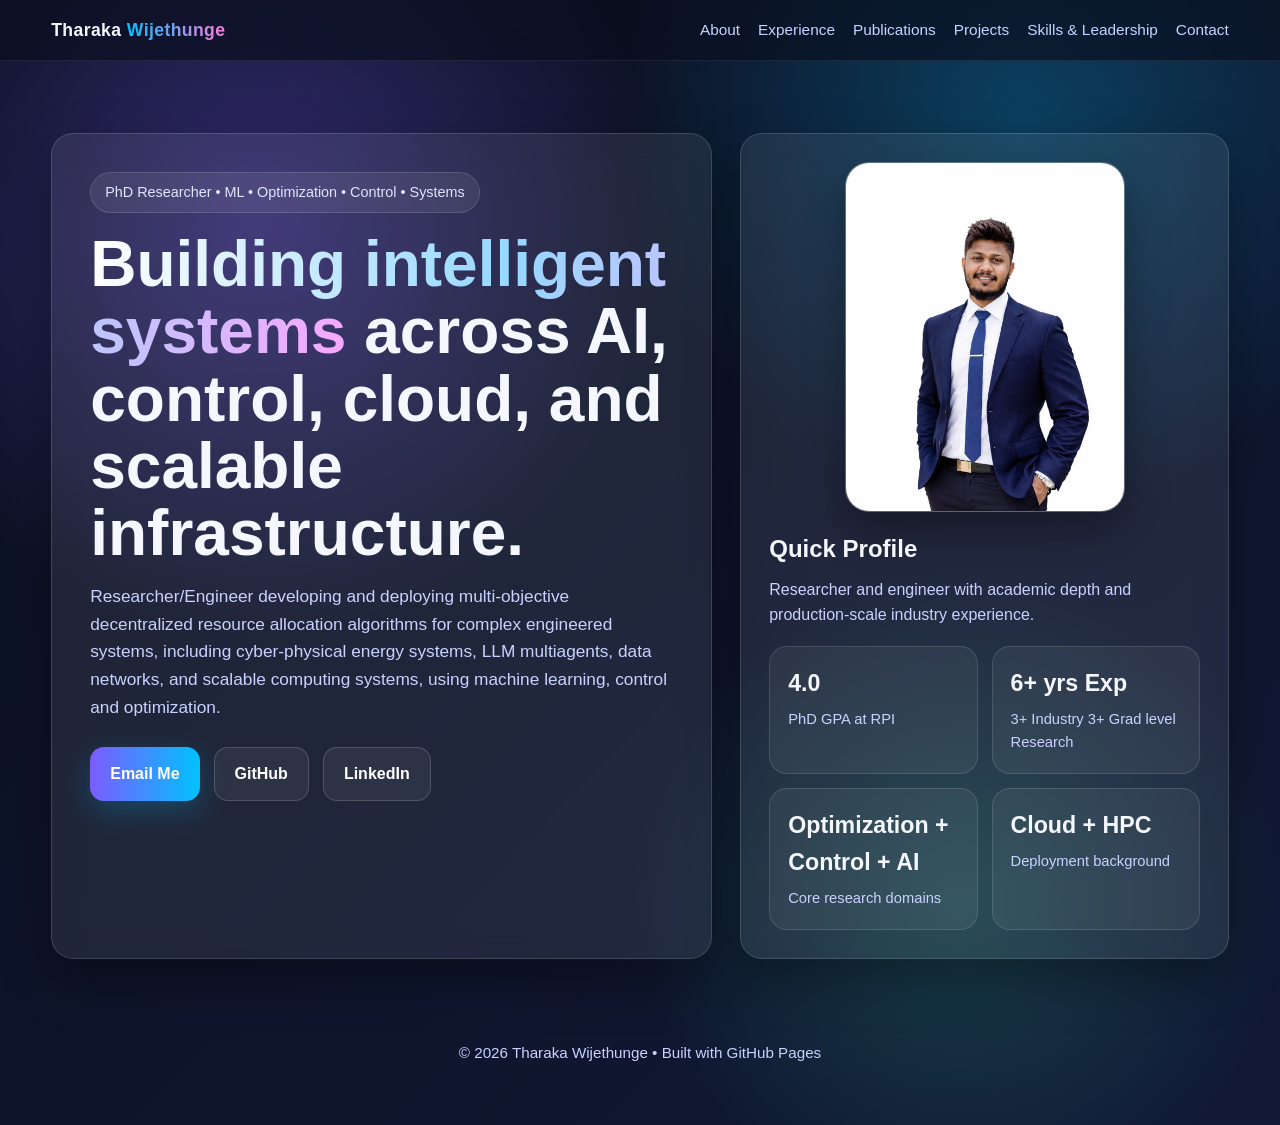
<file: index.html>
<!DOCTYPE html>
<html lang="en">
<head>
  <meta charset="UTF-8" />
  <meta name="viewport" content="width=device-width, initial-scale=1.0" />
  <title>Tharaka Wijethunge | PhD Researcher</title>
  <meta name="description" content="Tharaka Wijethunge - PhD researcher in machine learning, optimization, control, systems, cloud, and scalable infrastructure." />
  <link rel="stylesheet" href="css/styles.css" />
</head>
<body>
  <div id="site-nav"></div>

  <header class="hero">
    <div class="container hero-grid">
      <div class="glass hero-card">
        <div class="eyebrow">PhD Researcher • ML • Optimization • Control • Systems</div>
        <h1><span class="gradient">Building intelligent systems</span> across AI, control, cloud, and scalable infrastructure.</h1>
        <p class="subtitle">
          Researcher/Engineer developing and deploying multi-objective decentralized resource allocation algorithms for complex engineered systems, including cyber-physical energy systems, LLM multiagents, data networks, and scalable computing systems, using machine learning, control and optimization. 
        </p>
        <div class="hero-buttons">
          <a class="btn btn-primary" href="mailto:wijett@rpi.edu">Email Me</a>
          <a class="btn btn-secondary" href="https://github.com/tharaka-w" target="_blank" rel="noopener">GitHub</a>
          <a class="btn btn-secondary" href="https://linkedin.com/in/tharaka-wijethunge-049a8215b" target="_blank" rel="noopener">LinkedIn</a>
        </div>
      </div>

      <div class="glass profile-card">
        <div class="profile-photo-wrap">
          <img class="profile-photo" src="assets/me.jpeg" alt="Tharaka Wijethunge profile photo" />
        </div>
        <div>
          <h2 style="font-size:1.5rem; margin-bottom:8px;">Quick Profile</h2>
          <p style="color: var(--muted); margin-bottom:18px;">
            Researcher and engineer with academic depth and production-scale industry experience.
          </p>
          <div class="mini-grid">
            <div class="mini">
              <h3>4.0</h3>
              <p>PhD GPA at RPI</p>
            </div>
            <div class="mini">
              <h3>6+ yrs Exp</h3>
              <p>3+ Industry 3+ Grad level Research</p>
            </div>
            <div class="mini">
              <h3>Optimization + Control + AI</h3>
              <p>Core research domains</p>
            </div>
            <div class="mini">
              <h3>Cloud + HPC</h3>
              <p>Deployment background</p>
            </div>
          </div>
        </div>
      </div>
    </div>
  </header>

  <footer class="footer">
    <div class="container">© 2026 Tharaka Wijethunge • Built with GitHub Pages</div>
  </footer>

  <script src="js/navbar.js"></script>
  <script src="js/main.js"></script>
</body>
</html>
</file>
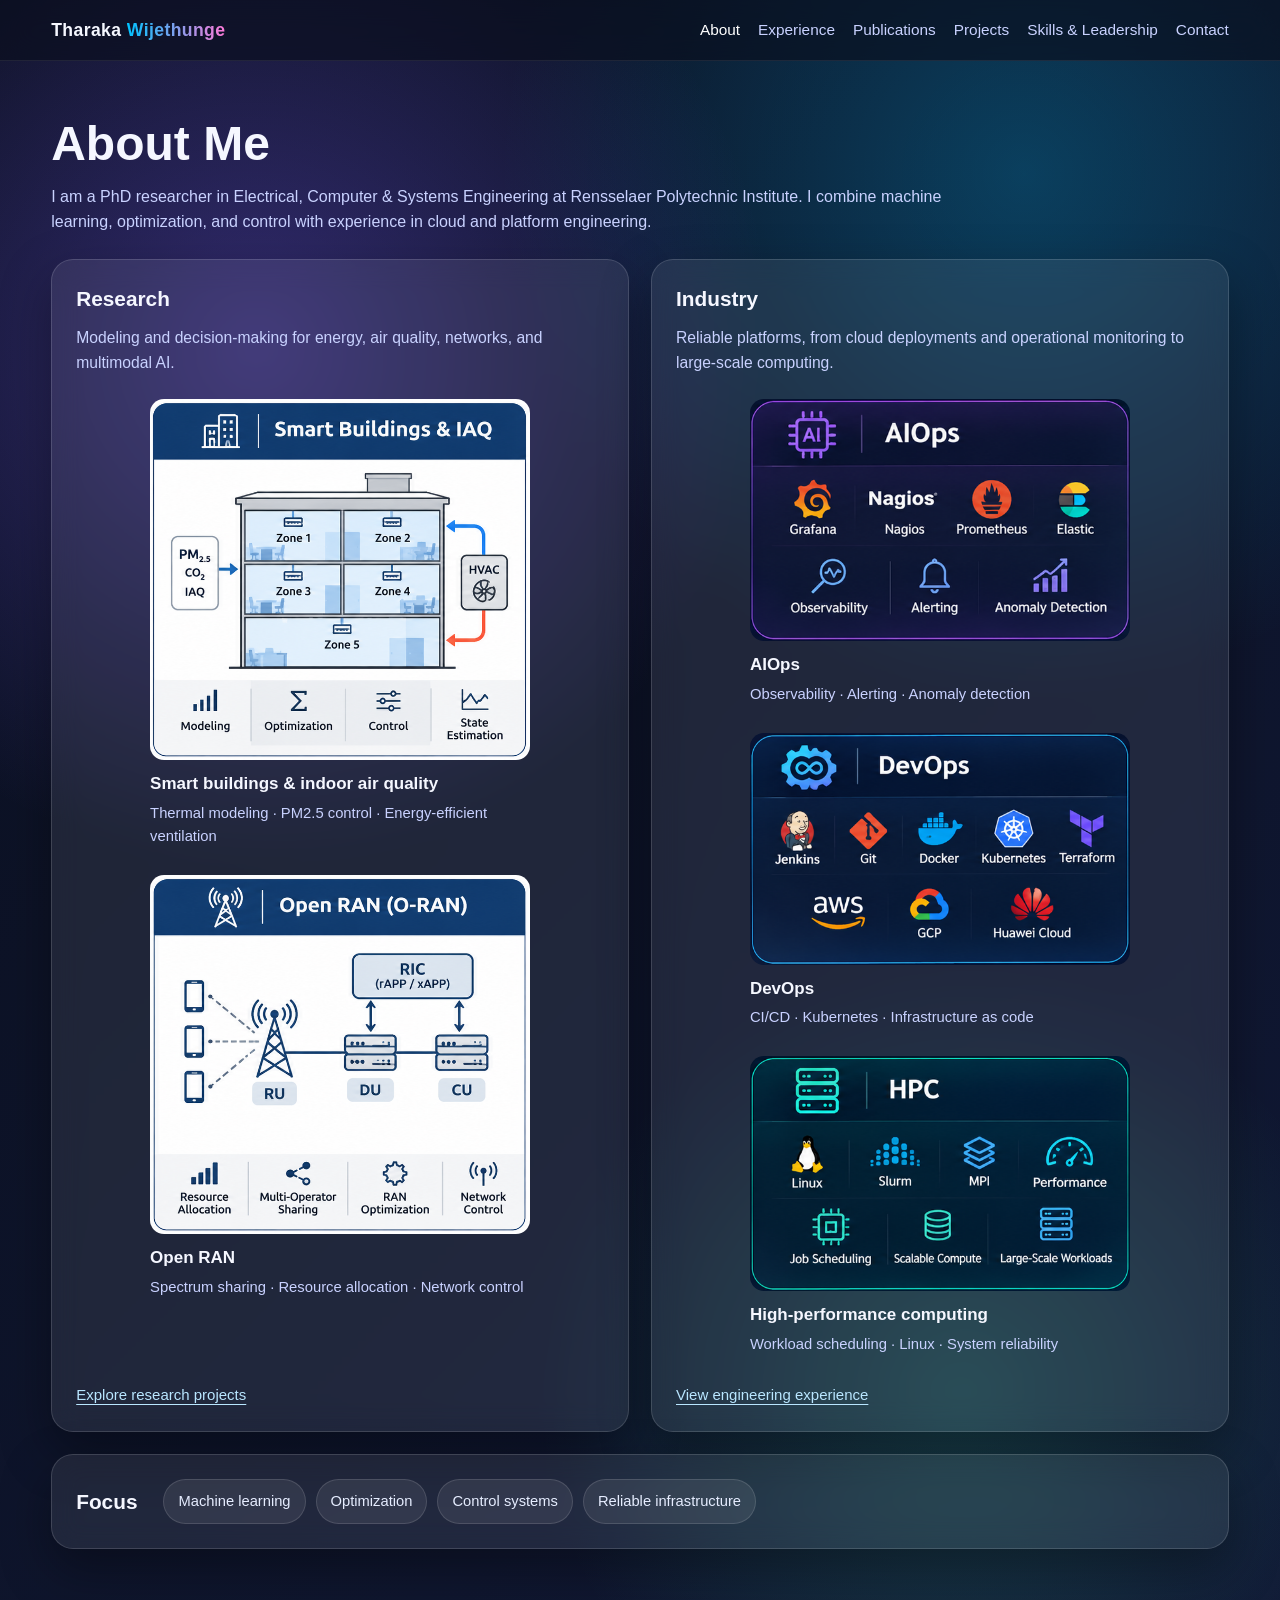
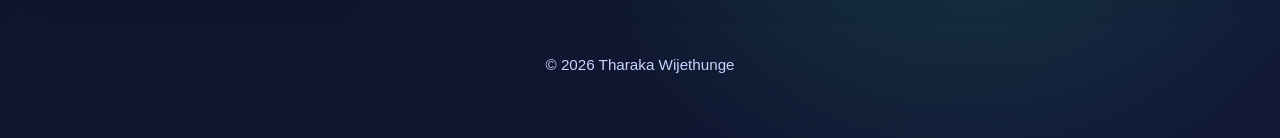
<file: about.html>
<!DOCTYPE html>
<html lang="en">
<head>
  <meta charset="UTF-8" />
  <meta name="viewport" content="width=device-width, initial-scale=1.0" />
  <title>About | Tharaka Wijethunge</title>
  <meta name="description" content="Tharaka Wijethunge's research in smart buildings and Open RAN, and background in AIOps, DevOps, and high-performance computing." />
  <link rel="stylesheet" href="css/styles.css" />
  <link rel="stylesheet" href="css/about.css" />
</head>
<body>
  <div id="site-nav"></div>

  <section class="section page-section about-page">
    <div class="container">
      <h1 class="section-title">About Me</h1>
      <p class="section-sub">
        I am a PhD researcher in Electrical, Computer &amp; Systems Engineering at Rensselaer Polytechnic Institute.
        I combine machine learning, optimization, and control with experience in cloud and platform engineering.
      </p>

      <div class="about-columns">
        <section class="glass card about-panel" aria-labelledby="research-title">
          <h2 id="research-title">Research</h2>
          <p class="about-panel-intro">Modeling and decision-making for energy, air quality, networks, and multimodal AI.</p>

          <div class="about-figures">
            <figure class="about-topic">
              <a class="topic-visual" href="assets/Smart_Buildings_IAQ.png" target="_blank" rel="noopener noreferrer" aria-label="Open the smart buildings and indoor air quality figure at full size">
                <img src="assets/Smart_Buildings_IAQ.png" alt="Multi-zone smart building with HVAC, particulate matter monitoring, and modeling, optimization, and control methods" width="717" height="681" loading="lazy" decoding="async" />
              </a>
              <figcaption class="topic-caption">
                <h3>Smart buildings &amp; indoor air quality</h3>
                <p>Thermal modeling &middot; PM2.5 control &middot; Energy-efficient ventilation</p>
              </figcaption>
            </figure>

            <figure class="about-topic">
              <a class="topic-visual" href="assets/Open_RAN.png" target="_blank" rel="noopener noreferrer" aria-label="Open the Open RAN research figure at full size">
                <img src="assets/Open_RAN.png" alt="Open RAN architecture linking users, radio units, distributed and centralized units, and an intelligent controller" width="720" height="681" loading="lazy" decoding="async" />
              </a>
              <figcaption class="topic-caption">
                <h3>Open RAN</h3>
                <p>Spectrum sharing &middot; Resource allocation &middot; Network control</p>
              </figcaption>
            </figure>
          </div>

          <a class="about-link" href="projects.html">Explore research projects</a>
        </section>

        <section class="glass card about-panel" aria-labelledby="industry-title">
          <h2 id="industry-title">Industry</h2>
          <p class="about-panel-intro">Reliable platforms, from cloud deployments and operational monitoring to large-scale computing.</p>

          <div class="about-figures">
            <figure class="about-topic">
              <a class="topic-visual" href="assets/AIOps.png" target="_blank" rel="noopener noreferrer" aria-label="Open the AIOps tools and capabilities figure at full size">
                <img src="assets/AIOps.png" alt="AIOps overview with Grafana, Nagios, Prometheus, and Elastic for observability, alerting, and anomaly detection" width="582" height="371" loading="lazy" decoding="async" />
              </a>
              <figcaption class="topic-caption">
                <h3>AIOps</h3>
                <p>Observability &middot; Alerting &middot; Anomaly detection</p>
              </figcaption>
            </figure>

            <figure class="about-topic">
              <a class="topic-visual" href="assets/DevOps.png" target="_blank" rel="noopener noreferrer" aria-label="Open the DevOps tools and cloud platforms figure at full size">
                <img src="assets/DevOps.png" alt="DevOps tools including Jenkins, Git, Docker, Kubernetes, Terraform, AWS, GCP, and Huawei Cloud" width="607" height="371" loading="lazy" decoding="async" />
              </a>
              <figcaption class="topic-caption">
                <h3>DevOps</h3>
                <p>CI/CD &middot; Kubernetes &middot; Infrastructure as code</p>
              </figcaption>
            </figure>

            <figure class="about-topic">
              <a class="topic-visual" href="assets/HPC.png" target="_blank" rel="noopener noreferrer" aria-label="Open the high-performance computing figure at full size">
                <img src="assets/HPC.png" alt="High-performance computing overview showing Linux, Slurm, MPI, job scheduling, scalable compute, and large-scale workloads" width="599" height="371" loading="lazy" decoding="async" />
              </a>
              <figcaption class="topic-caption">
                <h3>High-performance computing</h3>
                <p>Workload scheduling &middot; Linux &middot; System reliability</p>
              </figcaption>
            </figure>
          </div>

          <a class="about-link" href="experience.html">View engineering experience</a>
        </section>
      </div>

      <section class="glass card about-focus" aria-labelledby="focus-title">
        <h2 id="focus-title">Focus</h2>
        <div class="chips" aria-label="Core areas of focus">
          <span class="chip">Machine learning</span>
          <span class="chip">Optimization</span>
          <span class="chip">Control systems</span>
          <span class="chip">Reliable infrastructure</span>
        </div>
      </section>
    </div>
  </section>

  <footer class="footer"><div class="container">© 2026 Tharaka Wijethunge</div></footer>
  <script src="js/navbar.js"></script>
</body>
</html>
</file>
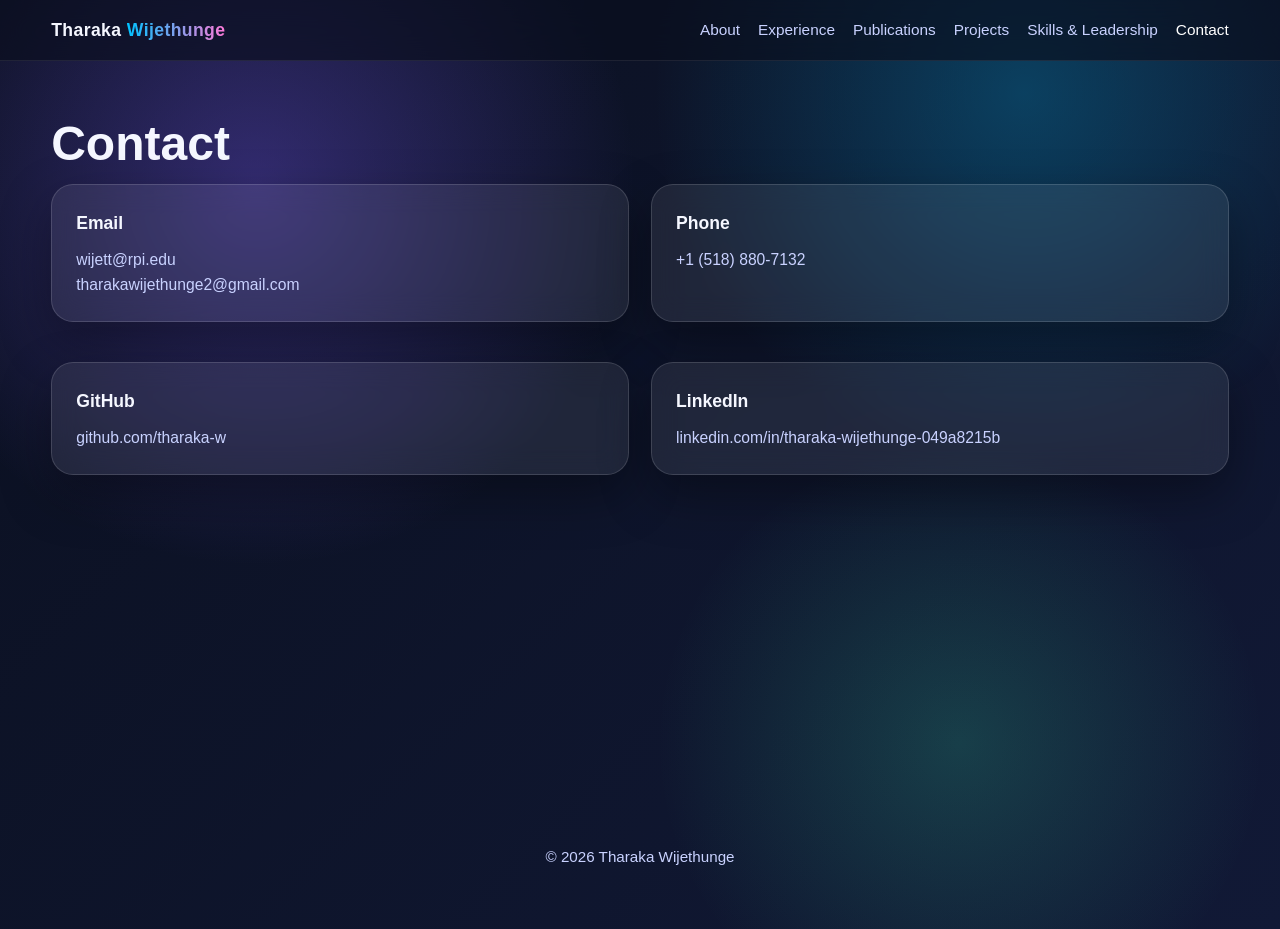
<file: contact.html>
<!DOCTYPE html>
<html lang="en">
<head>
  <meta charset="UTF-8" />
  <meta name="viewport" content="width=device-width, initial-scale=1.0" />
  <title>Contact | Tharaka Wijethunge</title>
  <link rel="stylesheet" href="css/styles.css" />
</head>
<body>
  <div id="site-nav"></div>

  <section class="section page-section">
    <div class="container">
      <h1 class="section-title">Contact</h1>
      <div class="grid-2">
        <div class="glass card">
          <h3>Email</h3>
          <p><a href="mailto:wijett@rpi.edu">wijett@rpi.edu</a></p>
          <p><a href="mailto:tharakawijethunge2@gmail.com" style="overflow-wrap: anywhere;">tharakawijethunge2@gmail.com</a></p>
        </div>
        <div class="glass card">
          <h3>Phone</h3>
          <p><a href="tel:+15188807132">+1 (518) 880-7132</a></p>
        </div>
        <div class="glass card">
          <h3>GitHub</h3>
          <p><a href="https://github.com/tharaka-w" target="_blank" rel="noopener">github.com/tharaka-w</a></p>
        </div>
        <div class="glass card">
          <h3>LinkedIn</h3>
          <p><a href="https://linkedin.com/in/tharaka-wijethunge-049a8215b" target="_blank" rel="noopener">linkedin.com/in/tharaka-wijethunge-049a8215b</a></p>
        </div>
      </div>
    </div>
  </section>

  <footer class="footer"><div class="container">© 2026 Tharaka Wijethunge</div></footer>
  <script src="js/navbar.js"></script>
</body>
</html>
</file>
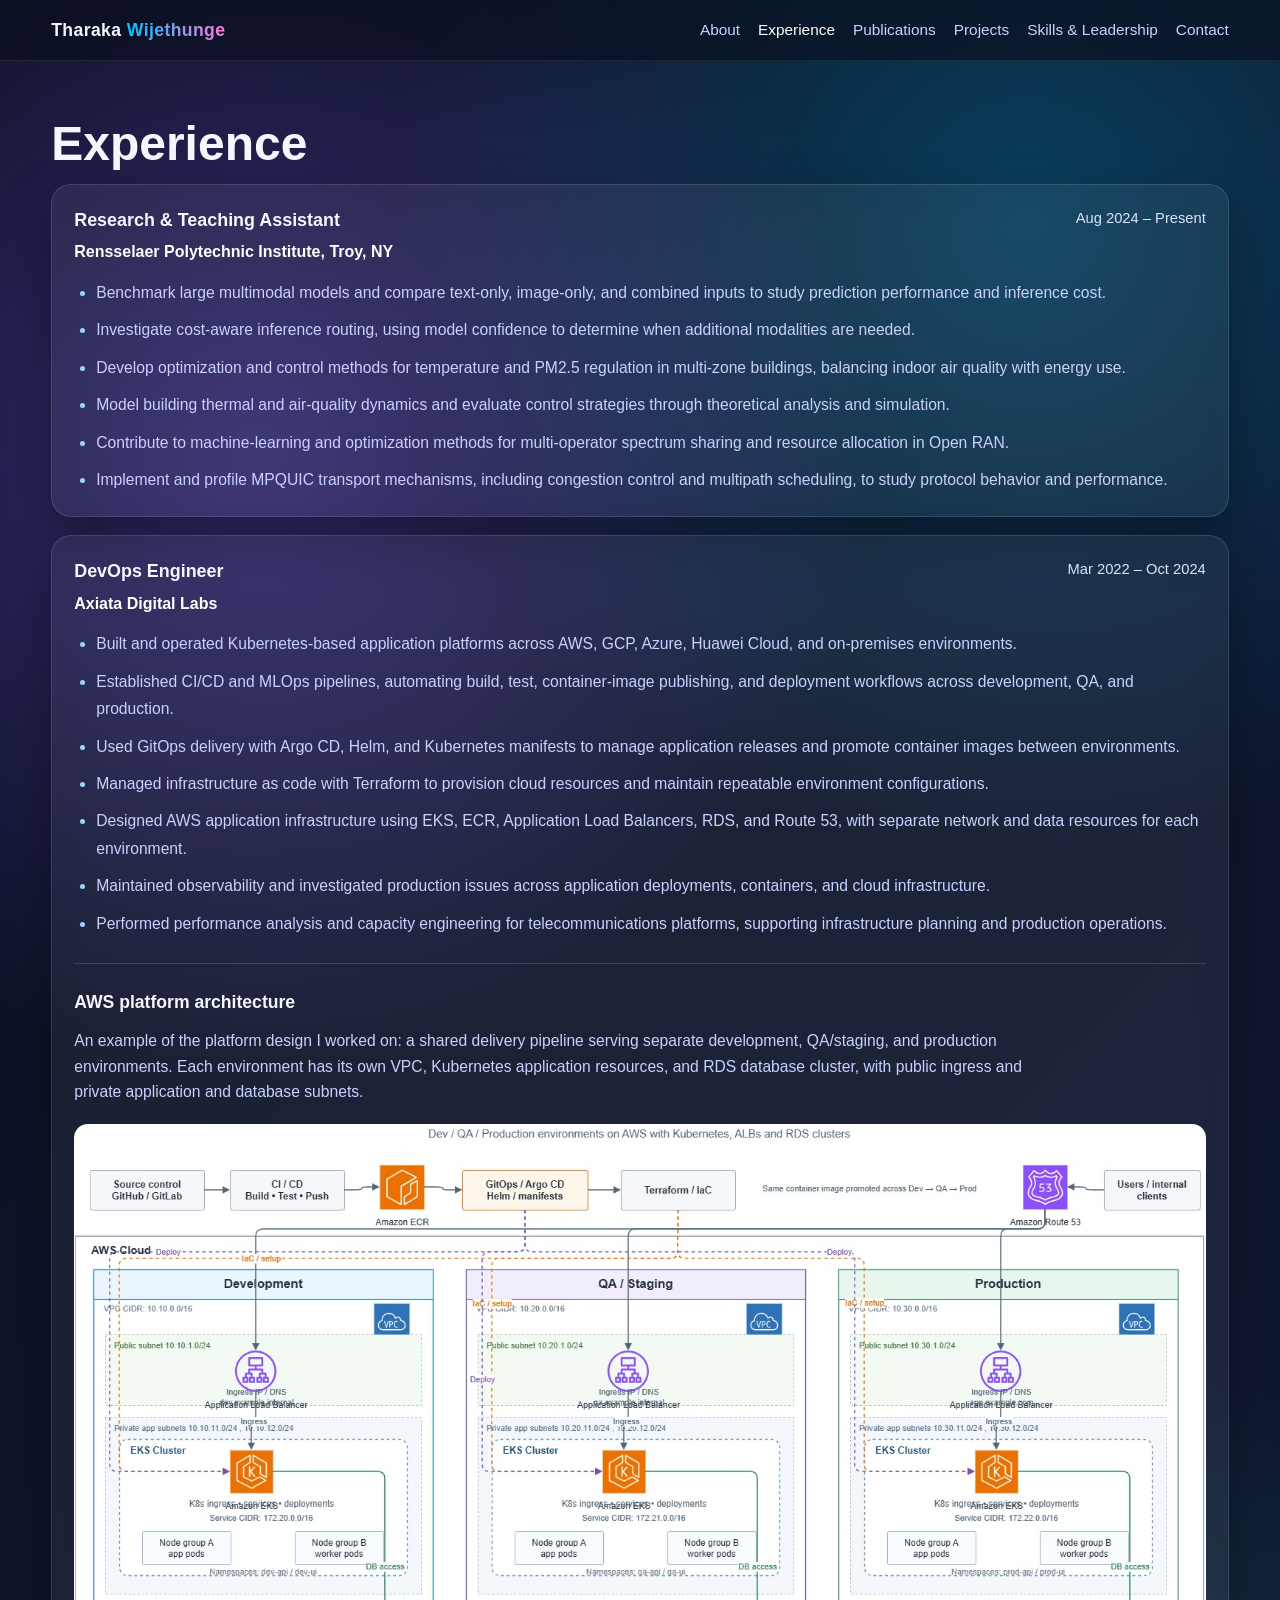
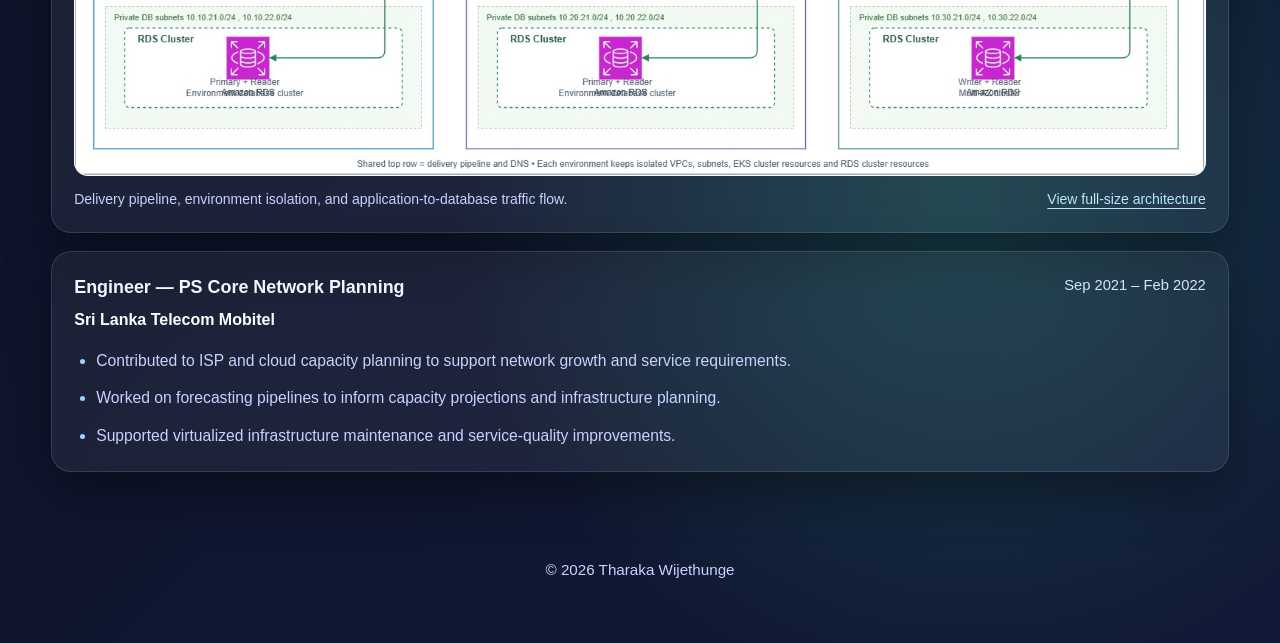
<file: experience.html>
<!DOCTYPE html>
<html lang="en">
<head>
  <meta charset="UTF-8" />
  <meta name="viewport" content="width=device-width, initial-scale=1.0" />
  <title>Experience | Tharaka Wijethunge</title>
  <meta name="description" content="Research, DevOps, and telecommunications experience of Tharaka Wijethunge, including cloud platform engineering and an AWS/Kubernetes architecture example." />
  <link rel="stylesheet" href="css/styles.css" />
  <link rel="stylesheet" href="css/experience.css" />
</head>
<body>
  <div id="site-nav"></div>

  <section class="section page-section experience-page">
    <div class="container">
      <h1 class="section-title">Experience</h1>

      <article class="timeline-item glass" aria-labelledby="research-role">
        <div class="role">
          <h2 id="research-role">Research &amp; Teaching Assistant</h2>
          <span>Aug 2024 – Present</span>
        </div>
        <div class="org">Rensselaer Polytechnic Institute, Troy, NY</div>
        <ul class="experience-points">
          <li>Benchmark large multimodal models and compare text-only, image-only, and combined inputs to study prediction performance and inference cost.</li>
          <li>Investigate cost-aware inference routing, using model confidence to determine when additional modalities are needed.</li>
          <li>Develop optimization and control methods for temperature and PM2.5 regulation in multi-zone buildings, balancing indoor air quality with energy use.</li>
          <li>Model building thermal and air-quality dynamics and evaluate control strategies through theoretical analysis and simulation.</li>
          <li>Contribute to machine-learning and optimization methods for multi-operator spectrum sharing and resource allocation in Open RAN.</li>
          <li>Implement and profile MPQUIC transport mechanisms, including congestion control and multipath scheduling, to study protocol behavior and performance.</li>
        </ul>
      </article>

      <article class="timeline-item glass" aria-labelledby="devops-role">
        <div class="role">
          <h2 id="devops-role">DevOps Engineer</h2>
          <span>Mar 2022 – Oct 2024</span>
        </div>
        <div class="org">Axiata Digital Labs</div>
        <ul class="experience-points">
          <li>Built and operated Kubernetes-based application platforms across AWS, GCP, Azure, Huawei Cloud, and on-premises environments.</li>
          <li>Established CI/CD and MLOps pipelines, automating build, test, container-image publishing, and deployment workflows across development, QA, and production.</li>
          <li>Used GitOps delivery with Argo CD, Helm, and Kubernetes manifests to manage application releases and promote container images between environments.</li>
          <li>Managed infrastructure as code with Terraform to provision cloud resources and maintain repeatable environment configurations.</li>
          <li>Designed AWS application infrastructure using EKS, ECR, Application Load Balancers, RDS, and Route 53, with separate network and data resources for each environment.</li>
          <li>Maintained observability and investigated production issues across application deployments, containers, and cloud infrastructure.</li>
          <li>Performed performance analysis and capacity engineering for telecommunications platforms, supporting infrastructure planning and production operations.</li>
        </ul>

        <section class="work-example" aria-labelledby="architecture-title">
          <h3 id="architecture-title">AWS platform architecture</h3>
          <p class="architecture-description">An example of the platform design I worked on: a shared delivery pipeline serving separate development, QA/staging, and production environments. Each environment has its own VPC, Kubernetes application resources, and RDS database cluster, with public ingress and private application and database subnets.</p>
          <figure class="architecture-figure">
            <a href="assets/devops.jpg" target="_blank" rel="noopener noreferrer" aria-label="Open the full-size AWS and Kubernetes platform architecture diagram">
              <img src="assets/devops.jpg" alt="AWS platform architecture showing GitHub/GitLab, CI/CD, ECR, Argo CD, and Terraform delivering to separate development, QA, and production environments with EKS, load balancers, and RDS" width="1532" height="882" loading="lazy" decoding="async" />
            </a>
            <figcaption>
              <span>Delivery pipeline, environment isolation, and application-to-database traffic flow.</span>
              <a href="assets/devops.jpg" target="_blank" rel="noopener noreferrer">View full-size architecture</a>
            </figcaption>
          </figure>
        </section>
      </article>

      <article class="timeline-item glass" aria-labelledby="network-role">
        <div class="role">
          <h2 id="network-role">Engineer — PS Core Network Planning</h2>
          <span>Sep 2021 – Feb 2022</span>
        </div>
        <div class="org">Sri Lanka Telecom Mobitel</div>
        <ul class="experience-points">
          <li>Contributed to ISP and cloud capacity planning to support network growth and service requirements.</li>
          <li>Worked on forecasting pipelines to inform capacity projections and infrastructure planning.</li>
          <li>Supported virtualized infrastructure maintenance and service-quality improvements.</li>
        </ul>
      </article>
    </div>
  </section>

  <footer class="footer"><div class="container">© 2026 Tharaka Wijethunge</div></footer>
  <script src="js/navbar.js"></script>
</body>
</html>
</file>
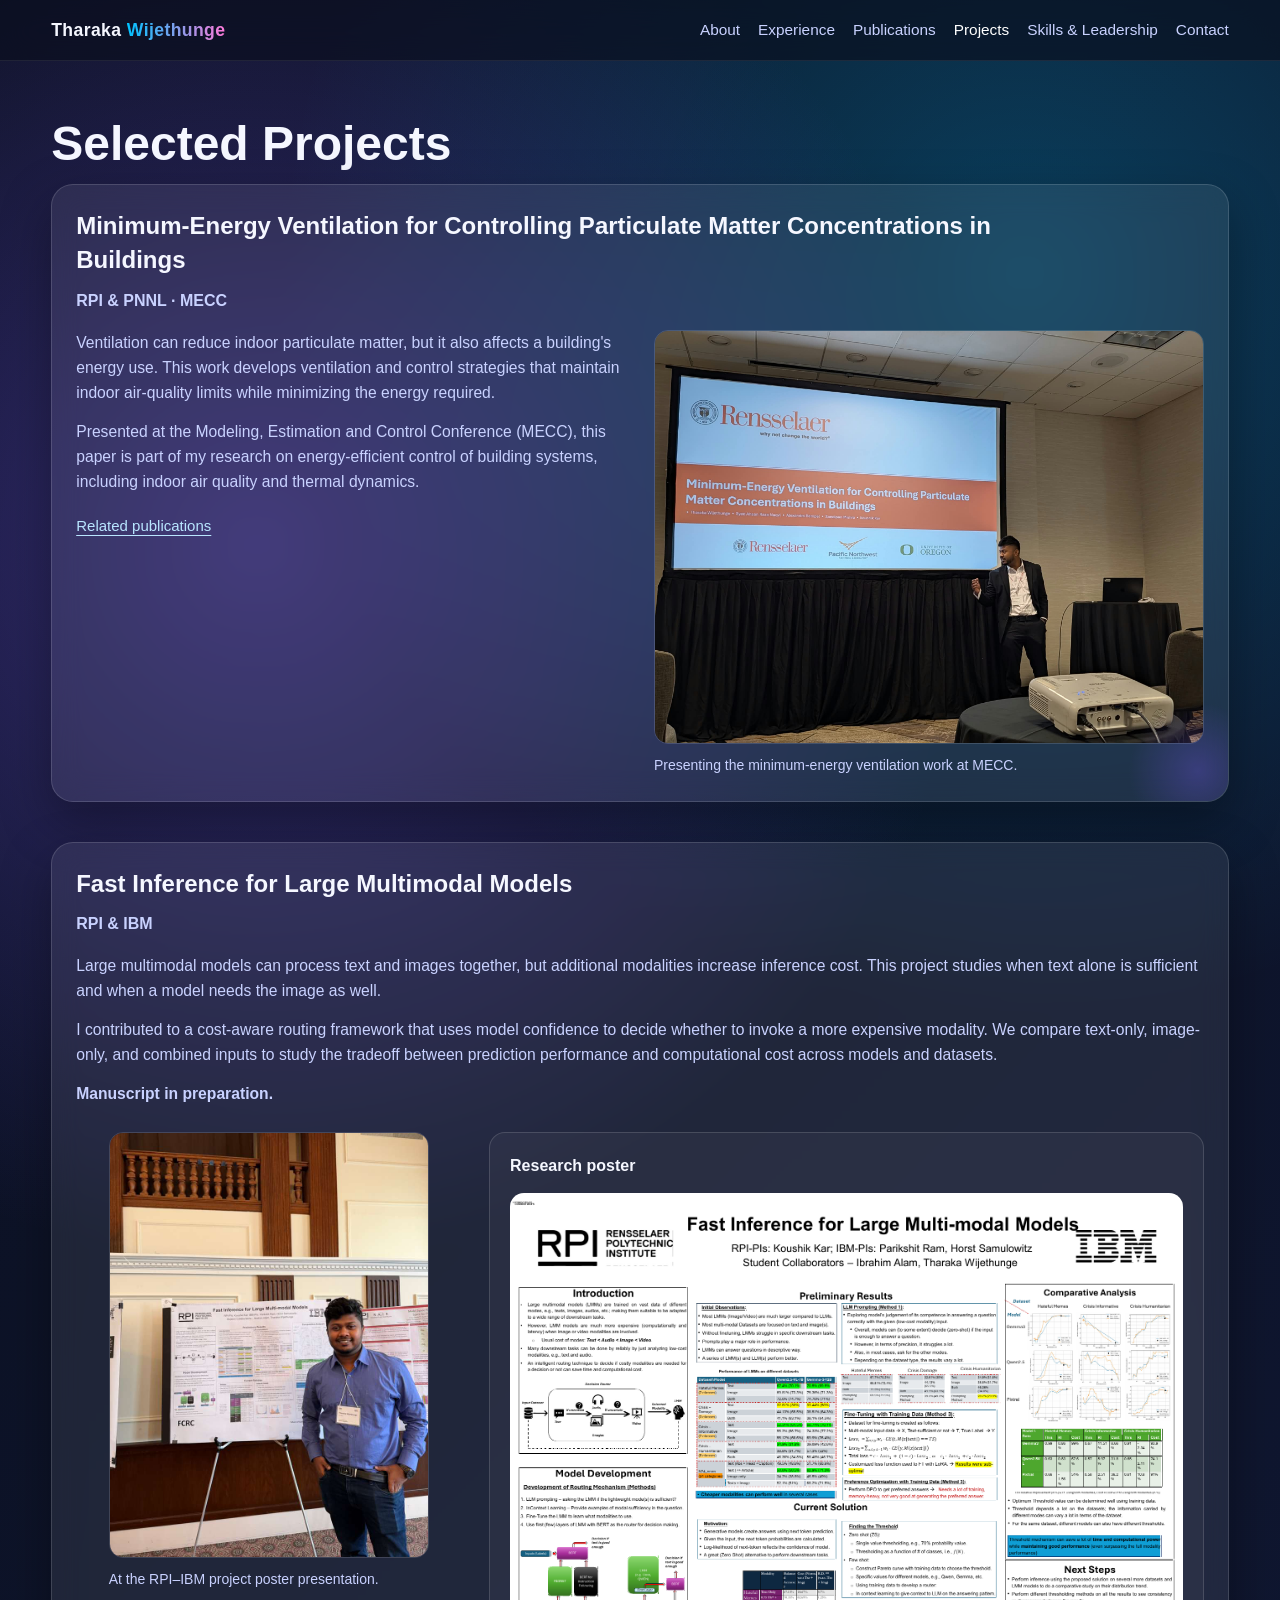
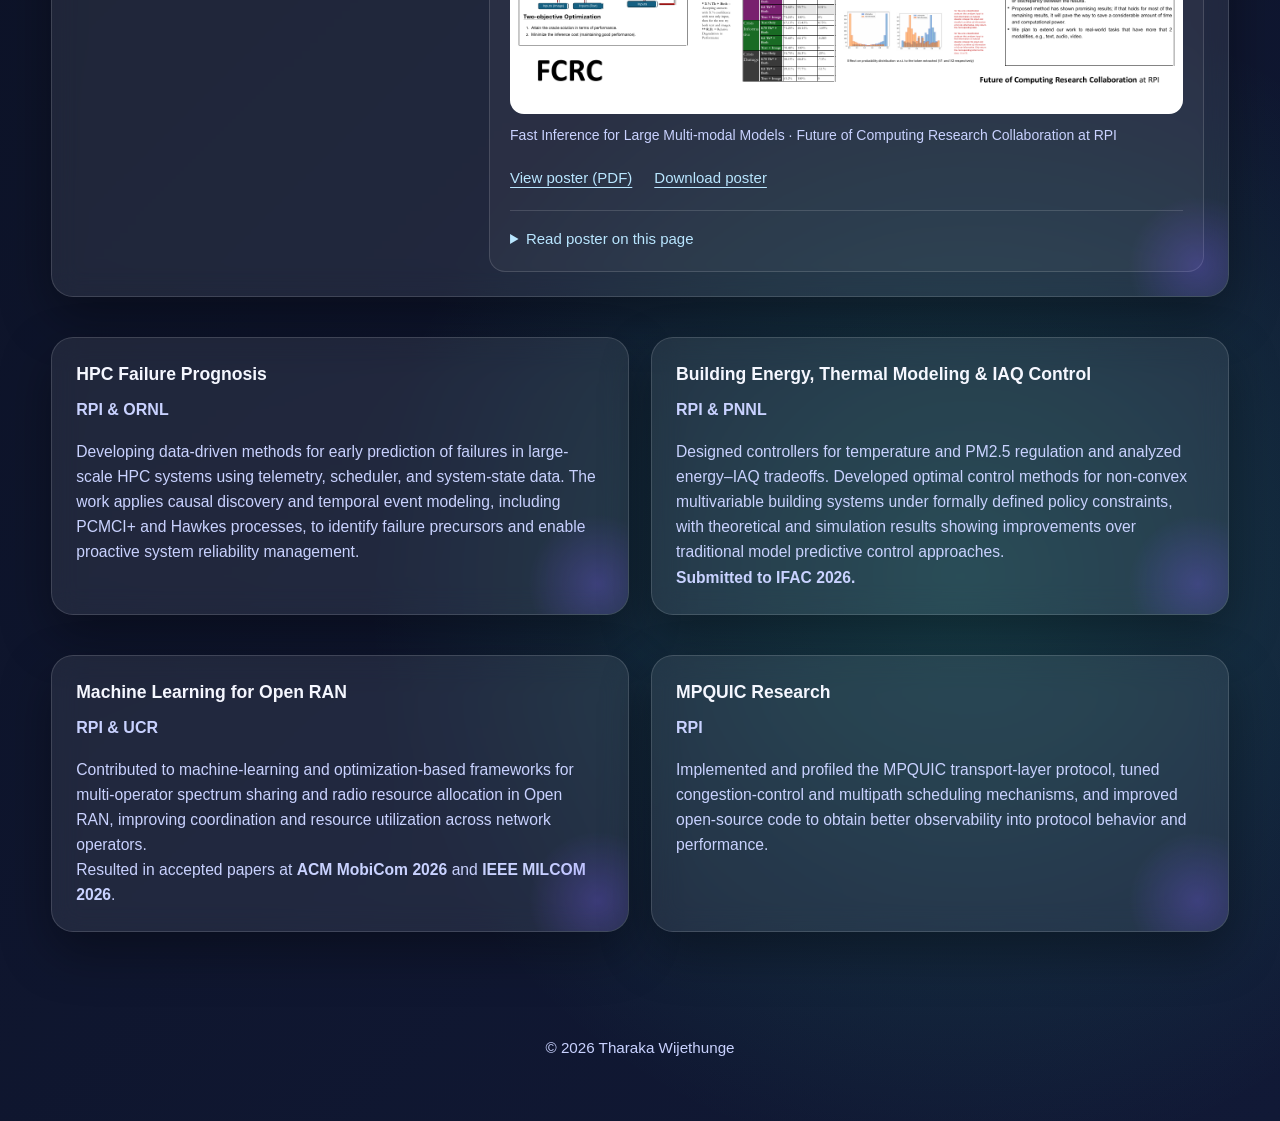
<file: projects.html>
<!DOCTYPE html>
<html lang="en">
<head>
  <meta charset="UTF-8" />
  <meta name="viewport" content="width=device-width, initial-scale=1.0" />
  <title>Projects | Tharaka Wijethunge</title>
  <link rel="stylesheet" href="css/styles.css" />
  <link rel="stylesheet" href="css/projects.css" />
</head>

<body>
  <div id="site-nav"></div>

  <section class="section page-section projects-page">
    <div class="container">

      <h1 class="section-title">Selected Projects</h1>

      <div class="grid-2">


        <!-- MECC: MINIMUM-ENERGY VENTILATION -->
        <article class="glass card project project-featured" id="mecc-ventilation" aria-labelledby="mecc-title">
          <h2 id="mecc-title">Minimum-Energy Ventilation for Controlling Particulate Matter Concentrations in Buildings</h2>
          <div class="project-meta"><strong>RPI &amp; PNNL &middot; MECC</strong></div>
          <div class="project-body">
            <div class="project-copy">
              <p>Ventilation can reduce indoor particulate matter, but it also affects a building's energy use. This work develops ventilation and control strategies that maintain indoor air-quality limits while minimizing the energy required.</p>
              <p>Presented at the Modeling, Estimation and Control Conference (MECC), this paper is part of my research on energy-efficient control of building systems, including indoor air quality and thermal dynamics.</p>
              <div class="project-links">
                <a href="publications.html">Related publications</a>
              </div>
            </div>
            <figure class="project-photo">
              <a href="assets/mecc.jpeg" target="_blank" rel="noopener noreferrer" aria-label="Open full-size MECC presentation photo">
                <img src="assets/mecc.jpeg" alt="Tharaka presenting the Minimum-Energy Ventilation paper at MECC" width="2040" height="1536" loading="lazy" decoding="async" />
              </a>
              <figcaption>Presenting the minimum-energy ventilation work at MECC.</figcaption>
            </figure>
          </div>
        </article>

        <!-- RPI AND IBM: MULTIMODAL INFERENCE -->
        <article class="glass card project project-featured" id="multimodal-inference" aria-labelledby="ibm-title">
          <h2 id="ibm-title">Fast Inference for Large Multimodal Models</h2>
          <div class="project-meta"><strong>RPI &amp; IBM</strong></div>
          <div class="project-copy">
            <p>Large multimodal models can process text and images together, but additional modalities increase inference cost. This project studies when text alone is sufficient and when a model needs the image as well.</p>
            <p>I contributed to a cost-aware routing framework that uses model confidence to decide whether to invoke a more expensive modality. We compare text-only, image-only, and combined inputs to study the tradeoff between prediction performance and computational cost across models and datasets.</p>
            <p><strong>Manuscript in preparation.</strong></p>
          </div>
          <div class="project-media">
            <figure class="project-photo project-photo-portrait">
              <a href="assets/ibm.jpeg" target="_blank" rel="noopener noreferrer" aria-label="Open full-size RPI and IBM project photo">
                <img src="assets/ibm.jpeg" alt="Tharaka standing beside the Fast Inference for Large Multi-modal Models research poster" width="768" height="1024" loading="lazy" decoding="async" />
              </a>
              <figcaption>At the RPI&ndash;IBM project poster presentation.</figcaption>
            </figure>
            <aside class="project-poster" aria-labelledby="poster-title">
              <h3 id="poster-title">Research poster</h3>
              <figure>
                <a class="poster-preview" href="assets/ibmpaper.pdf" target="_blank" rel="noopener noreferrer" aria-label="Open the Fast Inference for Large Multimodal Models poster PDF">
                  <img src="assets/ibm-poster-preview.png" alt="Preview of the project poster with the modality-routing framework and benchmark comparisons" width="1600" height="1237" loading="lazy" decoding="async" />
                </a>
                <figcaption>Fast Inference for Large Multi-modal Models &middot; Future of Computing Research Collaboration at RPI</figcaption>
              </figure>
              <div class="project-links">
                <a href="assets/ibmpaper.pdf" target="_blank" rel="noopener noreferrer">View poster (PDF)</a>
                <a href="assets/ibmpaper.pdf" download="Tharaka-Wijethunge-IBM-Research-Poster.pdf">Download poster</a>
              </div>
              <details class="poster-reader">
                <summary>Read poster on this page</summary>
                <object class="poster-document" data="assets/ibmpaper.pdf#page=1&amp;view=Fit&amp;navpanes=0" type="application/pdf" title="Fast Inference for Large Multimodal Models poster PDF">
                  <p><a href="assets/ibmpaper.pdf" target="_blank" rel="noopener noreferrer">Open the poster PDF</a> to read it at full size.</p>
                </object>
              </details>
            </aside>
          </div>
        </article>

        <!-- HPC FAILURE PROGNOSIS -->
        <div class="glass card project">
          <h2>HPC Failure Prognosis</h2>

          <div class="project-meta">
            <strong>RPI & ORNL</strong>
          </div>

          <p>
            Developing data-driven methods for early prediction of failures in
            large-scale HPC systems using telemetry, scheduler, and system-state
            data. The work applies causal discovery and temporal event modeling,
            including PCMCI+ and Hawkes processes, to identify failure precursors
            and enable proactive system reliability management.
          </p>
        </div>


        <!-- BUILDING ENERGY / IAQ -->
        <div class="glass card project">
          <h2>Building Energy, Thermal Modeling &amp; IAQ Control</h2>

          <div class="project-meta">
            <strong>RPI & PNNL</strong>
          </div>

          <p>
            Designed controllers for temperature and PM2.5 regulation and
            analyzed energy–IAQ tradeoffs. Developed optimal control methods for
            non-convex multivariable building systems under formally defined
            policy constraints, with theoretical and simulation results showing
            improvements over traditional model predictive control approaches.
          </p>

          <p>
            <strong>Submitted to IFAC 2026.</strong>
          </p>
        </div>


        <!-- OPEN RAN -->
        <div class="glass card project">
          <h2>Machine Learning for Open RAN</h2>

          <div class="project-meta">
            <strong>RPI & UCR</strong>
          </div>

          <p>
            Contributed to machine-learning and optimization-based frameworks for
            multi-operator spectrum sharing and radio resource allocation in
            Open RAN, improving coordination and resource utilization across
            network operators.
          </p>

          <p>
            Resulted in accepted papers at
            <strong>ACM MobiCom 2026</strong> and
            <strong>IEEE MILCOM 2026</strong>.
          </p>
        </div>


        <!-- MPQUIC -->
        <div class="glass card project">
          <h2>MPQUIC Research</h2>

          <div class="project-meta">
            <strong>RPI</strong>
          </div>

          <p>
            Implemented and profiled the MPQUIC transport-layer protocol,
            tuned congestion-control and multipath scheduling mechanisms,
            and improved open-source code to obtain better observability
            into protocol behavior and performance.
          </p>
        </div>

      </div>
    </div>
  </section>


  <footer class="footer">
    <div class="container">
      © 2026 Tharaka Wijethunge
    </div>
  </footer>

  <script src="js/navbar.js"></script>
</body>
</html>
</file>
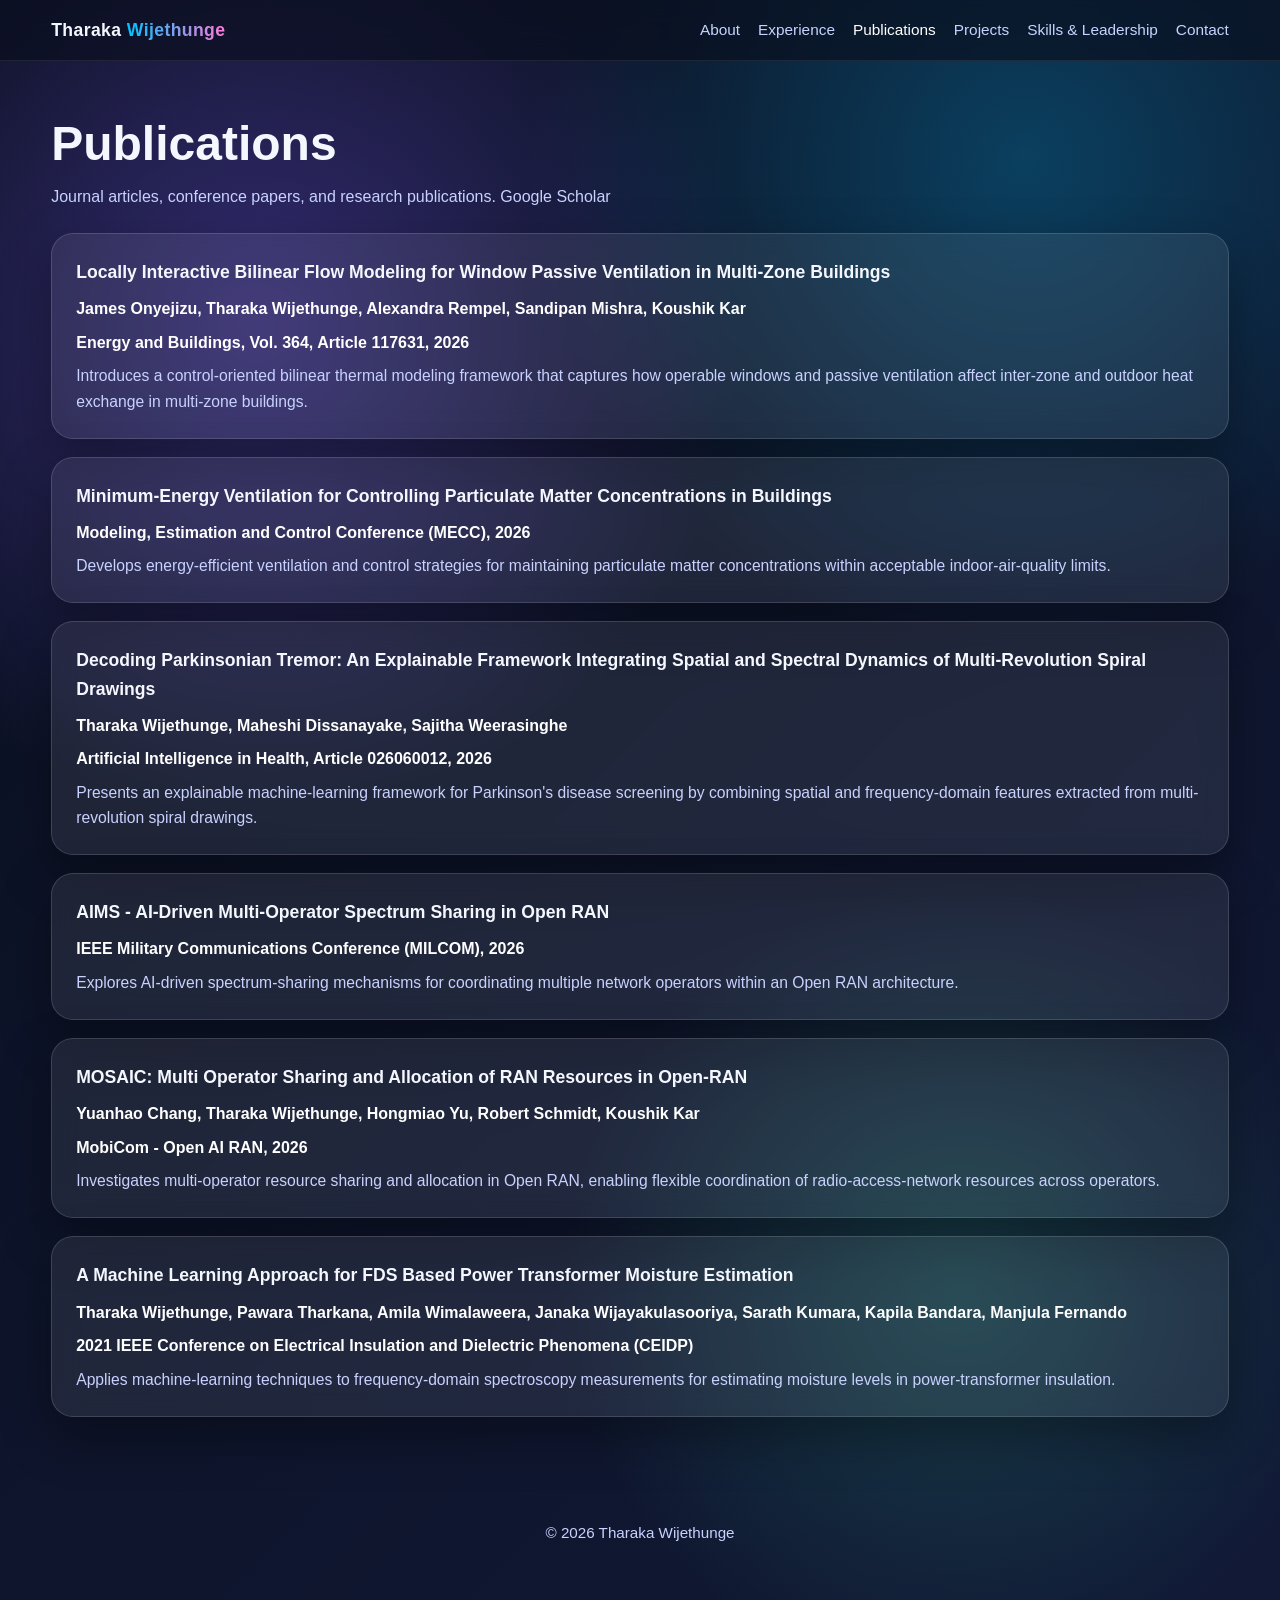
<file: publications.html>
<!DOCTYPE html>
<html lang="en">
<head>
  <meta charset="UTF-8" />
  <meta name="viewport" content="width=device-width, initial-scale=1.0" />
  <title>Publications | Tharaka Wijethunge</title>
  <link rel="stylesheet" href="css/styles.css" />
</head>

<body>
  <div id="site-nav"></div>

  <section class="section page-section">
    <div class="container">

      <h1 class="section-title">Publications</h1>
      <p class="section-sub">
        Journal articles, conference papers, and research publications.
        <a
          href="https://scholar.google.com/citations?user=fDhKdzgAAAAJ&hl=en"
          target="_blank"
          rel="noopener noreferrer"
        >
          Google Scholar
        </a>
      </p>


      <!-- =========================================================
           2026 - Energy and Buildings
      ========================================================== -->
      <div class="glass card">
        <h3>
          Locally Interactive Bilinear Flow Modeling for Window Passive
          Ventilation in Multi-Zone Buildings
        </h3>

        <div class="pub-meta">
          James Onyejizu, Tharaka Wijethunge, Alexandra Rempel,
          Sandipan Mishra, Koushik Kar
        </div>

        <div class="pub-meta">
          <strong>Energy and Buildings</strong>, Vol. 364,
          Article 117631, 2026
        </div>

        <p>
          Introduces a control-oriented bilinear thermal modeling framework
          that captures how operable windows and passive ventilation affect
          inter-zone and outdoor heat exchange in multi-zone buildings.
        </p>
      </div>


      <!-- =========================================================
           2026 - Minimum Energy Ventilation
      ========================================================== -->
      <div class="glass card">
        <h3>
          Minimum-Energy Ventilation for Controlling Particulate Matter
          Concentrations in Buildings
        </h3>

        <div class="pub-meta">
          <strong>Modeling, Estimation and Control Conference (MECC)</strong>,
          2026
        </div>

        <p>
          Develops energy-efficient ventilation and control strategies for
          maintaining particulate matter concentrations within acceptable
          indoor-air-quality limits.
        </p>
      </div>


      <!-- =========================================================
           2026 - Parkinson's Disease / Explainable AI
      ========================================================== -->
      <div class="glass card">
        <h3>
          Decoding Parkinsonian Tremor: An Explainable Framework Integrating
          Spatial and Spectral Dynamics of Multi-Revolution Spiral Drawings
        </h3>

        <div class="pub-meta">
          Tharaka Wijethunge, Maheshi Dissanayake, Sajitha Weerasinghe
        </div>

        <div class="pub-meta">
          <strong>Artificial Intelligence in Health</strong>,
          Article 026060012, 2026
        </div>

        <p>
          Presents an explainable machine-learning framework for Parkinson's
          disease screening by combining spatial and frequency-domain features
          extracted from multi-revolution spiral drawings.
        </p>
      </div>


      <!-- =========================================================
           2026 - AIMS / Open RAN
      ========================================================== -->
      <div class="glass card">
        <h3>
          AIMS - AI-Driven Multi-Operator Spectrum Sharing in Open RAN
        </h3>

        <div class="pub-meta">
          <strong>IEEE Military Communications Conference (MILCOM)</strong>,
          2026
        </div>

        <p>
          Explores AI-driven spectrum-sharing mechanisms for coordinating
          multiple network operators within an Open RAN architecture.
        </p>
      </div>


      <!-- =========================================================
           2026 - MOSAIC / Open RAN
      ========================================================== -->
      <div class="glass card">
        <h3>
          MOSAIC: Multi Operator Sharing and Allocation of RAN Resources
          in Open-RAN
        </h3>

        <div class="pub-meta">
          Yuanhao Chang, Tharaka Wijethunge, Hongmiao Yu,
          Robert Schmidt, Koushik Kar
        </div>

        <div class="pub-meta">
          <strong>MobiCom - Open AI RAN</strong>, 2026
        </div>

        <p>
          Investigates multi-operator resource sharing and allocation in
          Open RAN, enabling flexible coordination of radio-access-network
          resources across operators.
        </p>
      </div>


      <!-- =========================================================
           2021 - Power Transformer Moisture Estimation
      ========================================================== -->
      <div class="glass card">
        <h3>
          A Machine Learning Approach for FDS Based Power Transformer
          Moisture Estimation
        </h3>

        <div class="pub-meta">
          Tharaka Wijethunge, Pawara Tharkana, Amila Wimalaweera,
          Janaka Wijayakulasooriya, Sarath Kumara, Kapila Bandara,
          Manjula Fernando
        </div>

        <div class="pub-meta">
          <strong>
            2021 IEEE Conference on Electrical Insulation and
            Dielectric Phenomena (CEIDP)
          </strong>
        </div>

        <p>
          Applies machine-learning techniques to frequency-domain spectroscopy
          measurements for estimating moisture levels in power-transformer
          insulation.
        </p>
      </div>


    </div>
  </section>

  <footer class="footer">
    <div class="container">
      © 2026 Tharaka Wijethunge
    </div>
  </footer>

  <script src="js/navbar.js"></script>
</body>
</html>
</file>
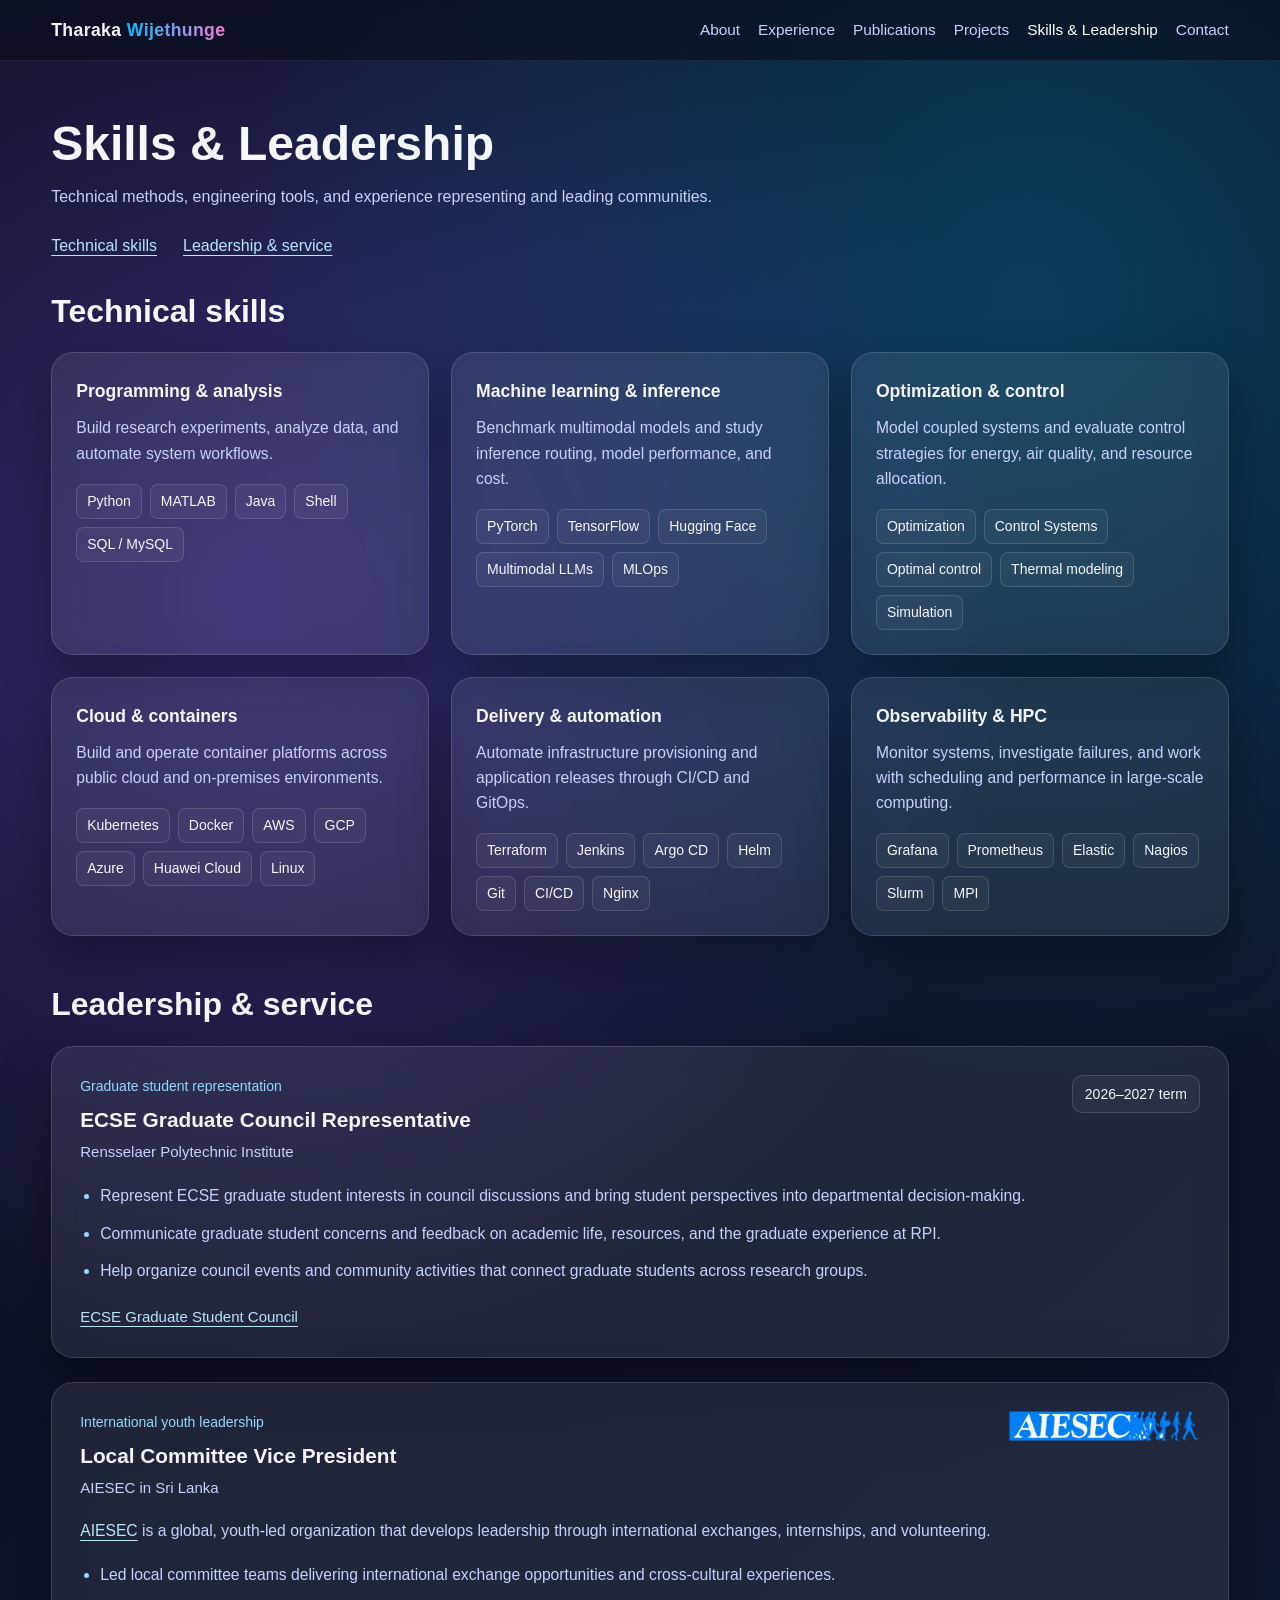
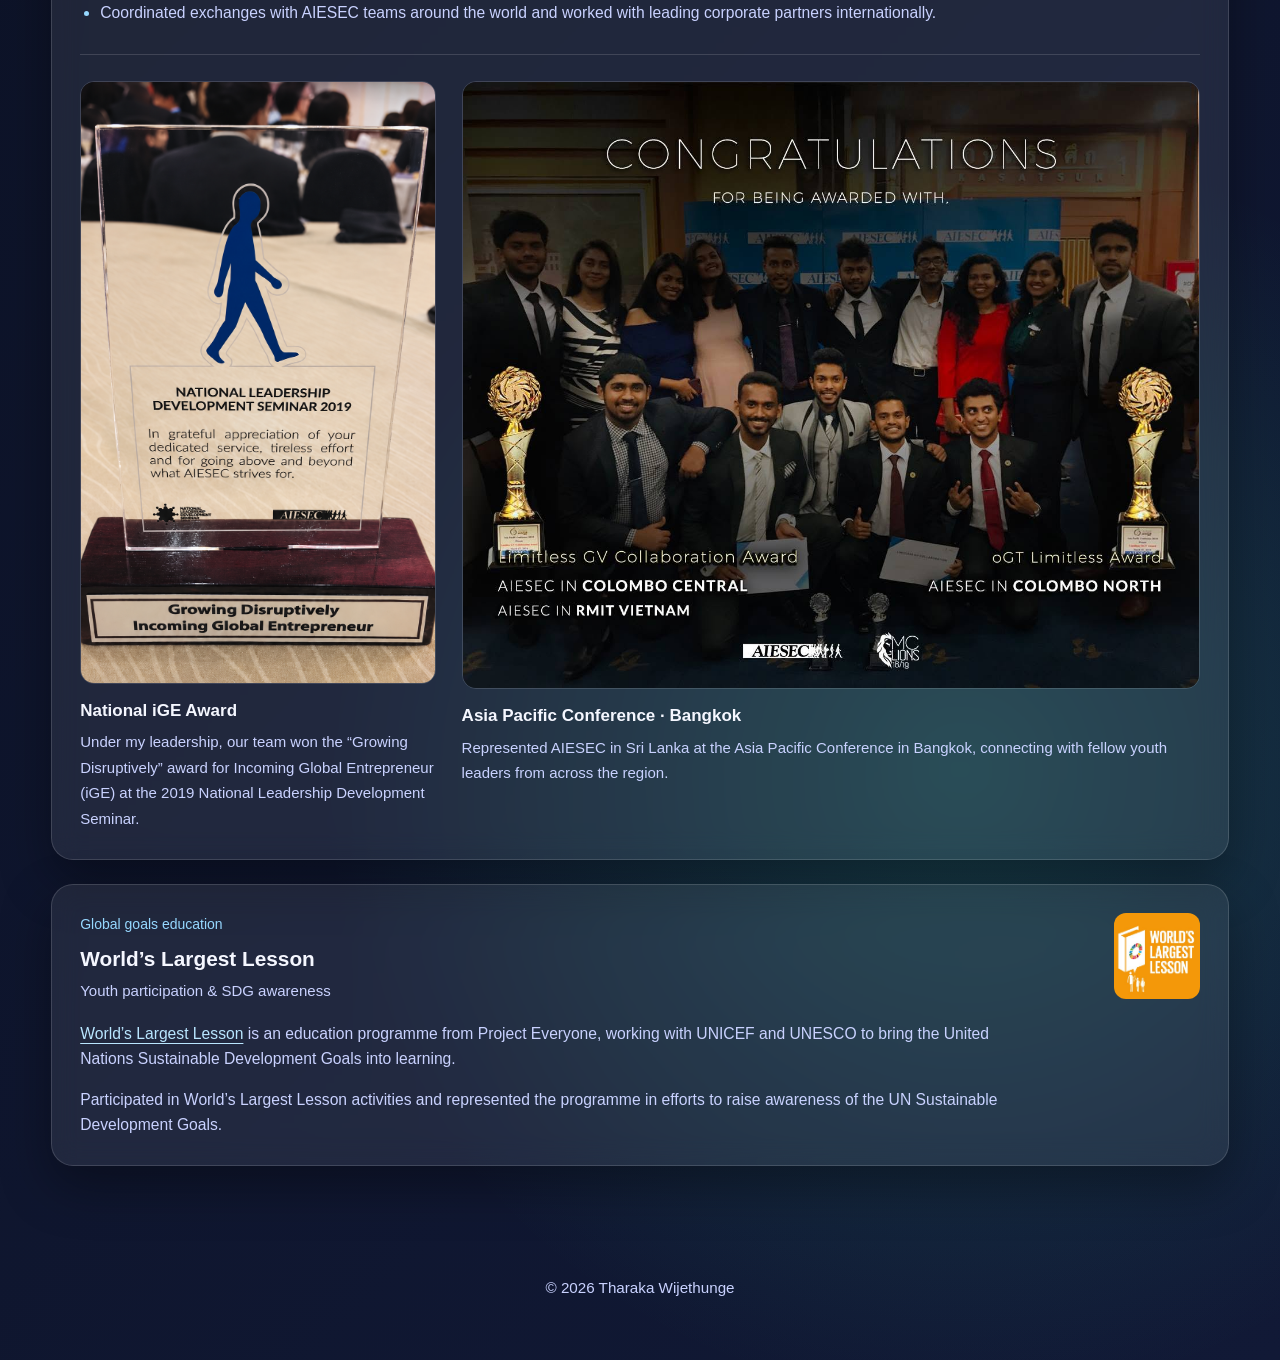
<file: skills.html>
<!DOCTYPE html>
<html lang="en">
<head>
  <meta charset="UTF-8" />
  <meta name="viewport" content="width=device-width, initial-scale=1.0" />
  <title>Skills &amp; Leadership | Tharaka Wijethunge</title>
  <meta name="description" content="Technical skills and leadership experience of Tharaka Wijethunge: RPI ECSE Graduate Council, AIESEC in Sri Lanka, and World's Largest Lesson." />
  <link rel="stylesheet" href="css/styles.css" />
  <link rel="stylesheet" href="css/skills.css" />
</head>
<body>
  <div id="site-nav"></div>

  <section class="section page-section skills-page">
    <div class="container">
      <h1 class="section-title">Skills &amp; Leadership</h1>
      <p class="section-sub">Technical methods, engineering tools, and experience representing and leading communities.</p>
      <nav class="page-links" aria-label="On this page">
        <a href="#technical-skills">Technical skills</a>
        <a href="#leadership">Leadership &amp; service</a>
      </nav>

      <section class="skills-section" id="technical-skills" aria-labelledby="skills-title">
        <h2 class="subsection-title" id="skills-title">Technical skills</h2>
        <div class="skill-groups">
          <article class="glass card skill-group">
            <h3>Programming &amp; analysis</h3>
            <p>Build research experiments, analyze data, and automate system workflows.</p>
            <ul class="skill-tags" aria-label="Programming tools">
              <li>Python</li><li>MATLAB</li><li>Java</li><li>Shell</li><li>SQL / MySQL</li>
            </ul>
          </article>
          <article class="glass card skill-group">
            <h3>Machine learning &amp; inference</h3>
            <p>Benchmark multimodal models and study inference routing, model performance, and cost.</p>
            <ul class="skill-tags" aria-label="Machine learning tools and methods">
              <li>PyTorch</li><li>TensorFlow</li><li>Hugging Face</li><li>Multimodal LLMs</li><li>MLOps</li>
            </ul>
          </article>
          <article class="glass card skill-group">
            <h3>Optimization &amp; control</h3>
            <p>Model coupled systems and evaluate control strategies for energy, air quality, and resource allocation.</p>
            <ul class="skill-tags" aria-label="Modeling and control methods">
              <li>Optimization</li><li>Control Systems</li><li>Optimal control</li><li>Thermal modeling</li><li>Simulation</li>
            </ul>
          </article>
          <article class="glass card skill-group">
            <h3>Cloud &amp; containers</h3>
            <p>Build and operate container platforms across public cloud and on-premises environments.</p>
            <ul class="skill-tags" aria-label="Cloud and platform tools">
              <li>Kubernetes</li><li>Docker</li><li>AWS</li><li>GCP</li><li>Azure</li><li>Huawei Cloud</li><li>Linux</li>
            </ul>
          </article>
          <article class="glass card skill-group">
            <h3>Delivery &amp; automation</h3>
            <p>Automate infrastructure provisioning and application releases through CI/CD and GitOps.</p>
            <ul class="skill-tags" aria-label="Delivery and automation tools">
              <li>Terraform</li><li>Jenkins</li><li>Argo CD</li><li>Helm</li><li>Git</li><li>CI/CD</li><li>Nginx</li>
            </ul>
          </article>
          <article class="glass card skill-group">
            <h3>Observability &amp; HPC</h3>
            <p>Monitor systems, investigate failures, and work with scheduling and performance in large-scale computing.</p>
            <ul class="skill-tags" aria-label="Observability and high-performance computing tools">
              <li>Grafana</li><li>Prometheus</li><li>Elastic</li><li>Nagios</li><li>Slurm</li><li>MPI</li>
            </ul>
          </article>
        </div>
      </section>

      <section class="leadership-section" id="leadership" aria-labelledby="leadership-title">
        <h2 class="subsection-title" id="leadership-title">Leadership &amp; service</h2>

        <article class="glass card leadership-card" aria-labelledby="council-title">
          <header class="leadership-header">
            <div>
              <p class="leadership-area">Graduate student representation</p>
              <h3 id="council-title">ECSE Graduate Council Representative</h3>
              <p class="leadership-org">Rensselaer Polytechnic Institute</p>
            </div>
            <span class="leadership-term">2026&ndash;2027 term</span>
          </header>
          <ul class="leadership-points">
            <li>Represent ECSE graduate student interests in council discussions and bring student perspectives into departmental decision-making.</li>
            <li>Communicate graduate student concerns and feedback on academic life, resources, and the graduate experience at RPI.</li>
            <li>Help organize council events and community activities that connect graduate students across research groups.</li>
          </ul>
          <div class="leadership-links">
            <a href="https://ecse.rpi.edu/people/graduate-student-council" target="_blank" rel="noopener noreferrer">ECSE Graduate Student Council</a>
          </div>
        </article>

        <article class="glass card leadership-card" aria-labelledby="aiesec-title">
          <header class="leadership-header">
            <div>
              <p class="leadership-area">International youth leadership</p>
              <h3 id="aiesec-title">Local Committee Vice President</h3>
              <p class="leadership-org">AIESEC in Sri Lanka</p>
            </div>
            <a class="organization-mark" href="https://aiesec.org/about-us" target="_blank" rel="noopener noreferrer" aria-label="About AIESEC">
              <img class="aiesec-logo" src="assets/aiesecicon.png" alt="AIESEC" width="3840" height="2160" loading="lazy" decoding="async" />
            </a>
          </header>
          <p class="organization-note"><a href="https://aiesec.org/about-us" target="_blank" rel="noopener noreferrer">AIESEC</a> is a global, youth-led organization that develops leadership through international exchanges, internships, and volunteering.</p>
          <ul class="leadership-points">
            <li>Led local committee teams delivering international exchange opportunities and cross-cultural experiences.</li>
            <li>Coordinated exchanges with AIESEC teams around the world and worked with leading corporate partners internationally.</li>
          </ul>

          <div class="leadership-gallery">
            <figure class="leadership-photo">
              <a href="assets/award.png" target="_blank" rel="noopener noreferrer" aria-label="Open the full-size national Incoming Global Entrepreneur award photo">
                <img src="assets/award.png" alt="AIESEC national award trophy for Growing Disruptively, Incoming Global Entrepreneur, at the National Leadership Development Seminar 2019" width="962" height="1635" loading="lazy" decoding="async" />
              </a>
              <figcaption>
                <h4>National iGE Award</h4>
                <p>Under my leadership, our team won the &ldquo;Growing Disruptively&rdquo; award for Incoming Global Entrepreneur (iGE) at the 2019 National Leadership Development Seminar.</p>
              </figcaption>
            </figure>
            <figure class="leadership-photo">
              <a href="assets/APC_bangkok.jpg" target="_blank" rel="noopener noreferrer" aria-label="Open the full-size AIESEC Asia Pacific Conference photo">
                <img src="assets/APC_bangkok.jpg" alt="AIESEC delegation pictured together at the Asia Pacific Conference in Bangkok" width="1280" height="1054" loading="lazy" decoding="async" />
              </a>
              <figcaption>
                <h4>Asia Pacific Conference &middot; Bangkok</h4>
                <p>Represented AIESEC in Sri Lanka at the Asia Pacific Conference in Bangkok, connecting with fellow youth leaders from across the region.</p>
              </figcaption>
            </figure>
          </div>
        </article>

        <article class="glass card leadership-card" aria-labelledby="wll-title">
          <header class="leadership-header">
            <div>
              <p class="leadership-area">Global goals education</p>
              <h3 id="wll-title">World&rsquo;s Largest Lesson</h3>
              <p class="leadership-org">Youth participation &amp; SDG awareness</p>
            </div>
            <a class="organization-mark" href="https://worldslargestlesson.globalgoals.org/about-us/" target="_blank" rel="noopener noreferrer" aria-label="About World's Largest Lesson">
              <img class="wll-logo" src="assets/wllicon.jpg" alt="World's Largest Lesson" width="386" height="386" loading="lazy" decoding="async" />
            </a>
          </header>
          <p class="organization-note"><a href="https://worldslargestlesson.globalgoals.org/about-us/" target="_blank" rel="noopener noreferrer">World&rsquo;s Largest Lesson</a> is an education programme from Project Everyone, working with UNICEF and UNESCO to bring the United Nations Sustainable Development Goals into learning.</p>
          <p class="leadership-description">Participated in World&rsquo;s Largest Lesson activities and represented the programme in efforts to raise awareness of the UN Sustainable Development Goals.</p>
        </article>
      </section>
    </div>
  </section>

  <footer class="footer"><div class="container">© 2026 Tharaka Wijethunge</div></footer>
  <script src="js/navbar.js"></script>
</body>
</html>
</file>
<file: css/styles.css>
* {
  margin: 0;
  padding: 0;
  box-sizing: border-box;
}

:root {
  --bg1: #0b1020;
  --bg2: #111936;
  --card: rgba(255, 255, 255, 0.08);
  --card-border: rgba(255, 255, 255, 0.14);
  --text: #f5f7ff;
  --muted: #c9d2ff;
  --accent1: #7c5cff;
  --accent2: #00c2ff;
  --accent3: #3cf2b8;
  --accent4: #ff7ad9;
  --shadow: 0 20px 50px rgba(0, 0, 0, 0.35);
  --radius: 22px;
  --maxw: 1180px;
}

body {
  font-family: Arial, Helvetica, sans-serif;
  color: var(--text);
  background:
    radial-gradient(circle at 20% 20%, rgba(124,92,255,0.35), transparent 30%),
    radial-gradient(circle at 80% 10%, rgba(0,194,255,0.25), transparent 28%),
    radial-gradient(circle at 75% 80%, rgba(60,242,184,0.18), transparent 25%),
    linear-gradient(135deg, var(--bg1), var(--bg2));
  min-height: 100vh;
  line-height: 1.6;
}

a {
  color: inherit;
  text-decoration: none;
}

.container {
  width: min(92%, var(--maxw));
  margin: 0 auto;
}

.nav {
  position: sticky;
  top: 0;
  z-index: 20;
  backdrop-filter: blur(16px);
  background: rgba(10, 14, 30, 0.65);
  border-bottom: 1px solid rgba(255,255,255,0.08);
}

.nav-inner {
  display: flex;
  justify-content: space-between;
  align-items: center;
  padding: 16px 0;
}

.brand {
  font-size: 1.1rem;
  font-weight: 700;
  letter-spacing: 0.4px;
}

.brand span {
  background: linear-gradient(90deg, var(--accent2), var(--accent4));
  -webkit-background-clip: text;
  -webkit-text-fill-color: transparent;
  background-clip: text;
}

.nav-links {
  display: flex;
  gap: 18px;
  flex-wrap: wrap;
  font-size: 0.96rem;
  color: var(--muted);
}

.nav-links a:hover,
.nav-links a.active {
  color: white;
}

.hero {
  padding: 72px 0 38px;
}

.hero-grid {
  display: grid;
  grid-template-columns: 1.15fr 0.85fr;
  gap: 28px;
  align-items: stretch;
}

.glass {
  background: var(--card);
  border: 1px solid var(--card-border);
  border-radius: var(--radius);
  box-shadow: var(--shadow);
  backdrop-filter: blur(14px);
}

.hero-card {
  padding: 38px;
}

.eyebrow {
  display: inline-block;
  padding: 8px 14px;
  border-radius: 999px;
  background: rgba(255,255,255,0.08);
  border: 1px solid rgba(255,255,255,0.12);
  color: #dfe6ff;
  font-size: 0.9rem;
  margin-bottom: 18px;
}

h1 {
  font-size: clamp(2.2rem, 5vw, 4.1rem);
  line-height: 1.05;
  margin-bottom: 16px;
}

.gradient {
  background: linear-gradient(90deg, #ffffff, #96d8ff, #f6a8ff);
  -webkit-background-clip: text;
  -webkit-text-fill-color: transparent;
  background-clip: text;
}

.subtitle {
  font-size: 1.08rem;
  color: var(--muted);
  max-width: 760px;
  margin-bottom: 26px;
}

.hero-buttons {
  display: flex;
  gap: 14px;
  flex-wrap: wrap;
  margin-top: 22px;
}

.btn {
  padding: 13px 20px;
  border-radius: 14px;
  font-weight: 700;
  display: inline-flex;
  align-items: center;
  gap: 8px;
  transition: 0.2s ease;
}

.btn-primary {
  background: linear-gradient(90deg, var(--accent1), var(--accent2));
  color: white;
  box-shadow: 0 10px 30px rgba(0, 194, 255, 0.22);
}

.btn-secondary {
  border: 1px solid rgba(255,255,255,0.16);
  background: rgba(255,255,255,0.06);
  color: white;
}

.btn:hover {
  transform: translateY(-2px);
}

.profile-card {
  padding: 28px;
  display: grid;
  gap: 18px;
  align-content: center;
}

.profile-photo-wrap {
  display: flex;
  justify-content: center;
}

.profile-photo {
  width: min(280px, 100%);
  aspect-ratio: 4 / 5;
  object-fit: cover;
  object-position: center top;
  border-radius: 24px;
  border: 1px solid rgba(255,255,255,0.22);
  box-shadow: 0 18px 40px rgba(0,0,0,0.35);
  background: rgba(255,255,255,0.08);
}

.mini-grid {
  display: grid;
  grid-template-columns: 1fr 1fr;
  gap: 14px;
}

.mini {
  background: rgba(255,255,255,0.06);
  border: 1px solid rgba(255,255,255,0.12);
  border-radius: 18px;
  padding: 18px;
}

.mini h3 {
  font-size: 1.45rem;
  margin-bottom: 6px;
}

.mini p {
  color: var(--muted);
  font-size: 0.92rem;
}

.section {
  padding: 42px 0;
}

.page-section {
  padding-top: 58px;
  min-height: calc(100vh - 160px);
}

.section-title {
  font-size: clamp(1.8rem, 4vw, 3rem);
  margin-bottom: 14px;
}

.section-sub {
  color: var(--muted);
  margin-bottom: 24px;
  max-width: 900px;
}

.grid-3 {
  display: grid;
  grid-template-columns: repeat(3, 1fr);
  gap: 22px;
}

.grid-2 {
  display: grid;
  grid-template-columns: repeat(2, 1fr);
  gap: 22px;
}

.card {
  padding: 24px;
  margin-bottom: 18px;
}

.card h3 {
  margin-bottom: 10px;
  font-size: 1.1rem;
}

.card p,
.card li {
  color: var(--muted);
  font-size: 0.98rem;
}

.card ul {
  padding-left: 18px;
  margin-top: 8px;
}

.timeline-item {
  padding: 22px;
  border-radius: 20px;
  background: rgba(255,255,255,0.06);
  border: 1px solid rgba(255,255,255,0.12);
}

.timeline-item + .timeline-item {
  margin-top: 18px;
}

.role {
  display: flex;
  justify-content: space-between;
  gap: 20px;
  flex-wrap: wrap;
  margin-bottom: 6px;
}

.role h3 {
  font-size: 1.12rem;
}

.role span {
  color: #d9e4ff;
  font-size: 0.92rem;
}

.org {
  color: #ffffff;
  font-weight: 700;
  margin-bottom: 10px;
}

.chips {
  display: flex;
  flex-wrap: wrap;
  gap: 10px;
}

.chip {
  padding: 10px 14px;
  border-radius: 999px;
  background: rgba(255,255,255,0.08);
  border: 1px solid rgba(255,255,255,0.13);
  color: #e6edff;
  font-size: 0.92rem;
}

.project {
  position: relative;
  overflow: hidden;
}

.project::after {
  content: "";
  position: absolute;
  inset: auto -40px -40px auto;
  width: 140px;
  height: 140px;
  background: radial-gradient(circle, rgba(124,92,255,0.28), transparent 70%);
  pointer-events: none;
}

.pub-meta {
  color: #ffffff;
  font-weight: 700;
  margin-bottom: 8px;
}

.footer {
  padding: 44px 0 60px;
  text-align: center;
  color: var(--muted);
  font-size: 0.95rem;
}

@media (max-width: 920px) {
  .hero-grid,
  .grid-3,
  .grid-2 {
    grid-template-columns: 1fr;
  }

  .hero-card,
  .profile-card {
    padding: 26px;
  }

  .nav-inner {
    gap: 14px;
    flex-direction: column;
    align-items: flex-start;
  }
}
</file>
<file: css/about.css>
/* About-page layout using the site's existing glass cards and colors. */
.about-page .about-columns {
  display: grid;
  grid-template-columns: repeat(2, minmax(0, 1fr));
  gap: 22px;
}

.about-page .about-panel {
  display: flex;
  flex-direction: column;
  min-width: 0;
  margin-bottom: 0;
}

.about-page .about-panel h2, .about-page .about-focus h2 {
  font-size: 1.3rem;
  line-height: 1.4;
  margin-bottom: 12px;
}

.about-page .about-panel-intro { margin-bottom: 24px; }
.about-page .about-figures { display: grid; gap: 26px; }
.about-page .about-topic { width: min(100%, 380px); margin: 0 auto; }
.about-page .topic-visual { display: block; border-radius: 14px; }
.about-page .topic-visual img { display: block; width: 100%; height: auto; border-radius: 14px; }
.about-page .topic-caption { margin-top: 12px; }
.about-page .topic-caption h3 { margin-bottom: 5px; font-size: 1.0625rem; line-height: 1.45; }
.about-page .topic-caption p { font-size: .925rem; line-height: 1.6; }
.about-page .about-link { align-self: flex-start; margin-top: auto; padding-top: 26px; color: #b9e6ff; font-size: .9375rem; text-decoration: underline; text-underline-offset: 4px; }
.about-page .about-link:hover { color: white; }
.about-page .about-focus { display: flex; align-items: center; flex-wrap: wrap; gap: 14px 26px; margin-top: 22px; }
.about-page .about-focus h2 { margin: 0; }
.about-page a:focus-visible { outline: 2px solid #96d8ff; outline-offset: 5px; }

@media (max-width: 920px) {
  .about-page .about-columns { grid-template-columns: 1fr; }
}
</file>
<file: css/experience.css>
/* Experience-page additions using the shared site's existing colors and cards. */
.experience-page .role h2 {
  font-size: 1.12rem;
  line-height: 1.5;
}

.experience-page .experience-points {
  margin-top: 14px;
  padding-left: 22px;
  color: var(--muted);
  font-size: .98rem;
  line-height: 1.75;
}

.experience-page .experience-points li + li { margin-top: 10px; }
.experience-page .experience-points li::marker { color: #96d8ff; }

.experience-page .work-example {
  margin-top: 26px;
  padding-top: 24px;
  border-top: 1px solid var(--card-border);
}

.experience-page .work-example h3 { font-size: 1.1rem; margin-bottom: 12px; }
.experience-page .architecture-description { max-width: 980px; color: var(--muted); font-size: .98rem; }
.experience-page .architecture-figure { margin-top: 20px; }
.experience-page .architecture-figure > a { display: block; border-radius: 14px; }
.experience-page .architecture-figure img {
  display: block;
  width: 100%;
  height: auto;
  border: 1px solid var(--card-border);
  border-radius: 14px;
  background: white;
}

.experience-page .architecture-figure figcaption {
  display: flex;
  flex-wrap: wrap;
  justify-content: space-between;
  gap: 8px 20px;
  margin-top: 12px;
  color: var(--muted);
  font-size: .875rem;
  line-height: 1.6;
}

.experience-page .architecture-figure figcaption a {
  color: #b9e6ff;
  text-decoration: underline;
  text-underline-offset: 4px;
}

.experience-page .architecture-figure figcaption a:hover { color: white; }
.experience-page a:focus-visible { outline: 2px solid #96d8ff; outline-offset: 5px; }

@media (max-width: 600px) {
  .experience-page .experience-points { padding-left: 20px; }
  .experience-page .work-example { padding-top: 20px; }
  .experience-page .architecture-figure figcaption { flex-direction: column; }
}
</file>
<file: css/projects.css>
/* Project-page additions; the shared site design stays in styles.css. */
.projects-page .project { min-width: 0; }
.projects-page .project h2 { font-size: 1.1rem; line-height: 1.45; margin-bottom: 10px; }
.projects-page .project-featured { grid-column: 1 / -1; }
.projects-page .project-featured h2 { font-size: clamp(1.2rem, 2vw, 1.5rem); max-width: 960px; }
.projects-page .project-meta { margin-bottom: 16px; color: var(--muted); }
.projects-page .project-copy p + p { margin-top: 14px; }
.projects-page .project-body { display: grid; grid-template-columns: minmax(0, 1fr) minmax(0, 1fr); gap: 28px; align-items: start; }
.projects-page .project-photo { min-width: 0; margin: 0; }
.projects-page .project-photo a, .projects-page .poster-preview { display: block; }
.projects-page .project-photo img, .projects-page .poster-preview img { display: block; width: 100%; height: auto; border: 1px solid var(--card-border); border-radius: 14px; }
.projects-page figcaption { margin-top: 10px; color: var(--muted); font-size: .875rem; line-height: 1.6; }
.projects-page .project-links { display: flex; flex-wrap: wrap; gap: 12px 22px; margin-top: 20px; font-size: .9375rem; }
.projects-page .project-links a { color: #b9e6ff; text-decoration: underline; text-underline-offset: 4px; }
.projects-page .project-links a:hover { color: white; }
.projects-page .project-media { display: grid; grid-template-columns: minmax(0, .7fr) minmax(0, 1.3fr); gap: 28px; align-items: start; margin-top: 26px; }
.projects-page .project-photo-portrait { max-width: 320px; justify-self: center; }
.projects-page .project-poster { min-width: 0; padding: 20px; background: rgba(255, 255, 255, .04); border: 1px solid var(--card-border); border-radius: 16px; }
.projects-page .project-poster h3 { font-size: 1rem; margin-bottom: 14px; }
.projects-page .poster-preview { background: white; border-radius: 14px; }
.projects-page .poster-reader { margin-top: 20px; padding-top: 16px; border-top: 1px solid var(--card-border); }
.projects-page .poster-reader summary { cursor: pointer; color: #b9e6ff; font-size: .9375rem; }
.projects-page .poster-document { display: block; width: 100%; height: 460px; margin-top: 16px; background: white; border: 1px solid var(--card-border); border-radius: 8px; }
.projects-page .poster-document p { padding: 16px; color: #202d38; }
.projects-page .poster-document a { color: #245e67; text-decoration: underline; }
.projects-page a:focus-visible, .projects-page summary:focus-visible { outline: 2px solid #96d8ff; outline-offset: 5px; }

@media (max-width: 920px) {
  .projects-page .project-body, .projects-page .project-media { grid-template-columns: 1fr; gap: 22px; }
  .projects-page .project-photo-portrait { justify-self: start; width: 100%; }
}

@media (max-width: 480px) {
  .projects-page .project-poster { padding: 14px; }
  .projects-page .poster-document { height: 360px; }
}
</file>
<file: css/skills.css>
/* Skills and leadership additions; shared colors, cards, and navigation are retained. */
.skills-page .page-links { display: flex; flex-wrap: wrap; gap: 14px 26px; margin-bottom: 32px; }
.skills-page .page-links a, .skills-page .leadership-links a, .skills-page .organization-note a { color: #b9e6ff; text-decoration: underline; text-underline-offset: 4px; }
.skills-page .page-links a:hover, .skills-page .leadership-links a:hover, .skills-page .organization-note a:hover { color: white; }
.skills-page .skills-section, .skills-page .leadership-section { scroll-margin-top: 28px; }
.skills-page .subsection-title { font-size: clamp(1.5rem, 3vw, 2rem); line-height: 1.3; margin-bottom: 20px; }
.skills-page .skill-groups { display: grid; grid-template-columns: repeat(3, minmax(0, 1fr)); gap: 22px; }
.skills-page .skill-group { min-width: 0; margin-bottom: 0; }
.skills-page .skill-group p { margin-bottom: 18px; }
.skills-page .skill-tags { display: flex; flex-wrap: wrap; gap: 8px; list-style: none; margin: 0; padding: 0; }
.skills-page .skill-tags li { padding: 6px 10px; border: 1px solid var(--card-border); border-radius: 8px; background: rgba(255,255,255,.04); color: var(--text); font-size: .875rem; line-height: 1.5; }
.skills-page .leadership-section { margin-top: 48px; }
.skills-page .leadership-card { padding: 28px; margin-bottom: 24px; }
.skills-page .leadership-header { display: flex; align-items: flex-start; justify-content: space-between; gap: 20px 28px; margin-bottom: 18px; }
.skills-page .leadership-header > div { min-width: 0; }
.skills-page .leadership-header h3 { font-size: 1.3rem; line-height: 1.4; margin-bottom: 6px; }
.skills-page .leadership-area { color: #96d8ff; font-size: .875rem; margin-bottom: 8px; }
.skills-page .leadership-org { color: var(--muted); font-size: .9375rem; }
.skills-page .leadership-term { flex-shrink: 0; padding: 7px 12px; border: 1px solid var(--card-border); border-radius: 10px; background: rgba(255,255,255,.05); font-size: .875rem; }
.skills-page .leadership-points { padding-left: 20px; margin-top: 18px; }
.skills-page .leadership-points li { line-height: 1.75; }
.skills-page .leadership-points li + li { margin-top: 10px; }
.skills-page .leadership-points li::marker { color: #96d8ff; }
.skills-page .leadership-links { margin-top: 20px; font-size: .9375rem; }
.skills-page .organization-mark { display: block; flex-shrink: 0; }
.skills-page .aiesec-logo { display: block; width: 192px; height: 30px; object-fit: cover; object-position: center; }
.skills-page .wll-logo { display: block; width: 86px; height: 86px; border-radius: 12px; }
.skills-page .organization-note { max-width: 960px; color: var(--muted); }
.skills-page .leadership-description { max-width: 960px; margin-top: 16px; }
.skills-page .leadership-gallery { display: grid; grid-template-columns: minmax(0, .65fr) minmax(0, 1.35fr); gap: 26px; margin-top: 28px; padding-top: 26px; border-top: 1px solid var(--card-border); }
.skills-page .leadership-photo { min-width: 0; margin: 0; }
.skills-page .leadership-photo > a { display: block; border-radius: 14px; }
.skills-page .leadership-photo img { display: block; width: 100%; height: auto; border-radius: 14px; border: 1px solid var(--card-border); }
.skills-page .leadership-photo figcaption { margin-top: 14px; }
.skills-page .leadership-photo h4 { font-size: 1.0625rem; line-height: 1.5; margin-bottom: 6px; }
.skills-page .leadership-photo figcaption p { font-size: .9375rem; line-height: 1.7; }
.skills-page a:focus-visible { outline: 2px solid #96d8ff; outline-offset: 5px; }

@media (max-width: 1050px) {
  .skills-page .skill-groups { grid-template-columns: repeat(2, minmax(0, 1fr)); }
}

@media (max-width: 680px) {
  .skills-page .skill-groups, .skills-page .leadership-gallery { grid-template-columns: 1fr; }
  .skills-page .leadership-header { flex-wrap: wrap; }
  .skills-page .leadership-card { padding: 22px; }
  .skills-page .leadership-photo:first-child { max-width: 340px; }
  .skills-page .leadership-gallery { gap: 28px; }
}
</file>
